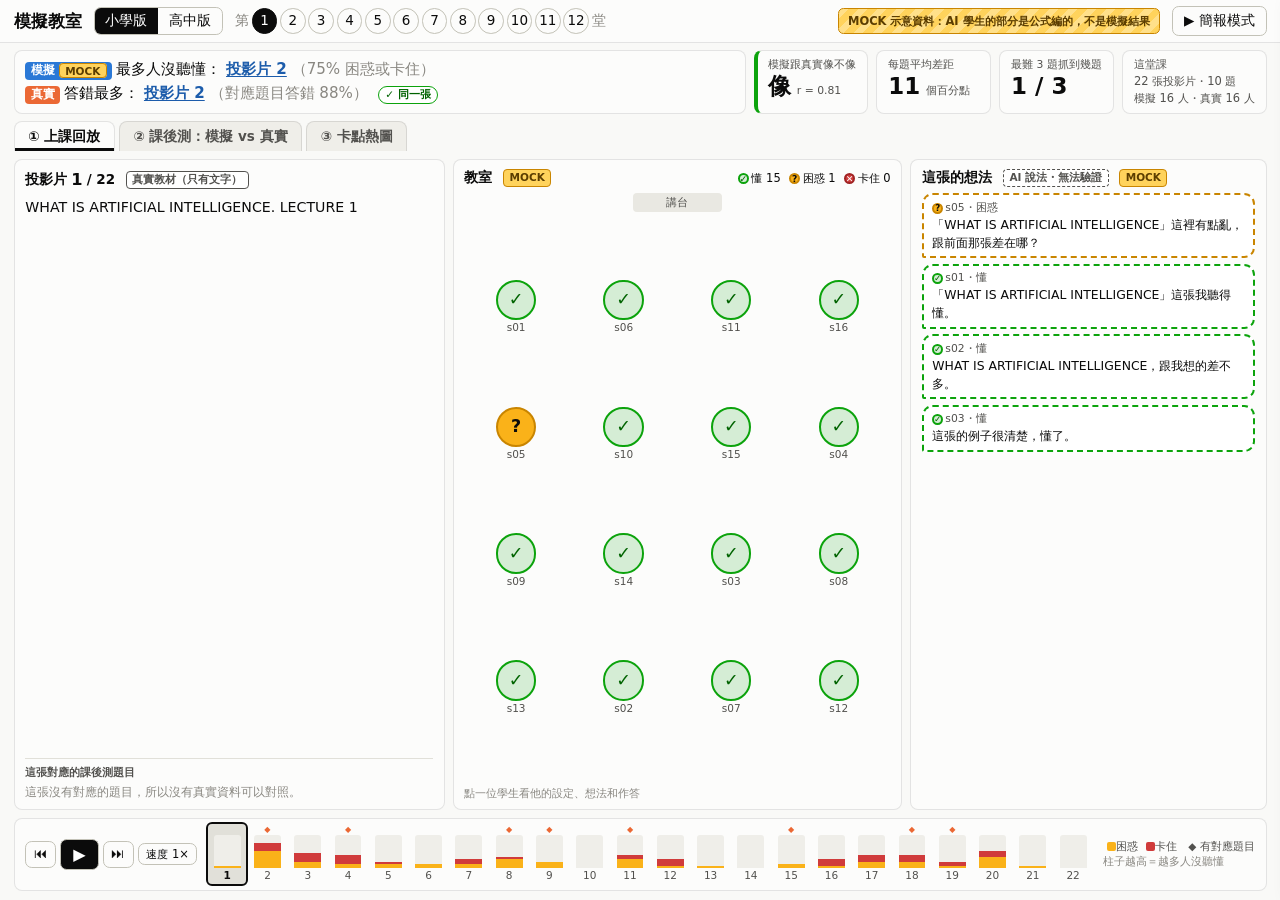
<file: index.html>
<!DOCTYPE html>
<!--
  index.html — 模擬教室介面的唯一頁面

  出處表
  - 用途：Gino 碩論的呈現介面原型（任務說明見 TASK.md）
  - 啟動：雙擊 start.bat，或在這個資料夾執行 python -m http.server 8000 後開 http://localhost:8000
          （不能直接雙擊這個檔：瀏覽器不允許 file:// 的網頁讀取 JSON 資料檔）
  - 技術：純 HTML + CSS + JavaScript，沒有框架、沒有建置步驟（理由見 docs/decision_log.md 決定 2）
  - 程式分工：js/stats.js 算數字 → js/views.js 畫三個分頁和學生面板 → js/app.js 管狀態、播放、簡報模式
-->
<html lang="zh-Hant">
<head>
  <meta charset="utf-8">
  <meta name="viewport" content="width=device-width, initial-scale=1">
  <title>模擬教室｜AI 學生上了一堂課</title>
  <link rel="stylesheet" href="css/style.css">
</head>
<body>
  <header class="top">
    <h1>模擬教室</h1>
    <div class="seg" id="schoolSeg" role="group" aria-label="選學校版本"></div>
    <div class="lecs" id="lecBtns" role="group" aria-label="選一堂課"></div>
    <span class="spacer"></span>
    <span class="mock-badge" id="sourceBadge"></span>
    <button class="btn" id="presentBtn" title="一步一步走的展示模式（快捷鍵 P）">▶ 簡報模式</button>
  </header>

  <!-- 最上面的總結：10 秒內看懂「全班卡在哪、模擬跟真實像不像」 -->
  <section class="summary" id="summary"></section>

  <nav class="tabs" id="tabs"></nav>
  <main id="view"></main>

  <aside id="drawer" class="drawer" aria-label="單一學生"></aside>
  <div id="tooltip" class="tooltip" hidden></div>

  <footer class="present-bar" id="presentBar" hidden></footer>

  <script src="js/stats.js"></script>
  <script src="js/views.js"></script>
  <script src="js/app.js"></script>
</body>
</html>
</file>
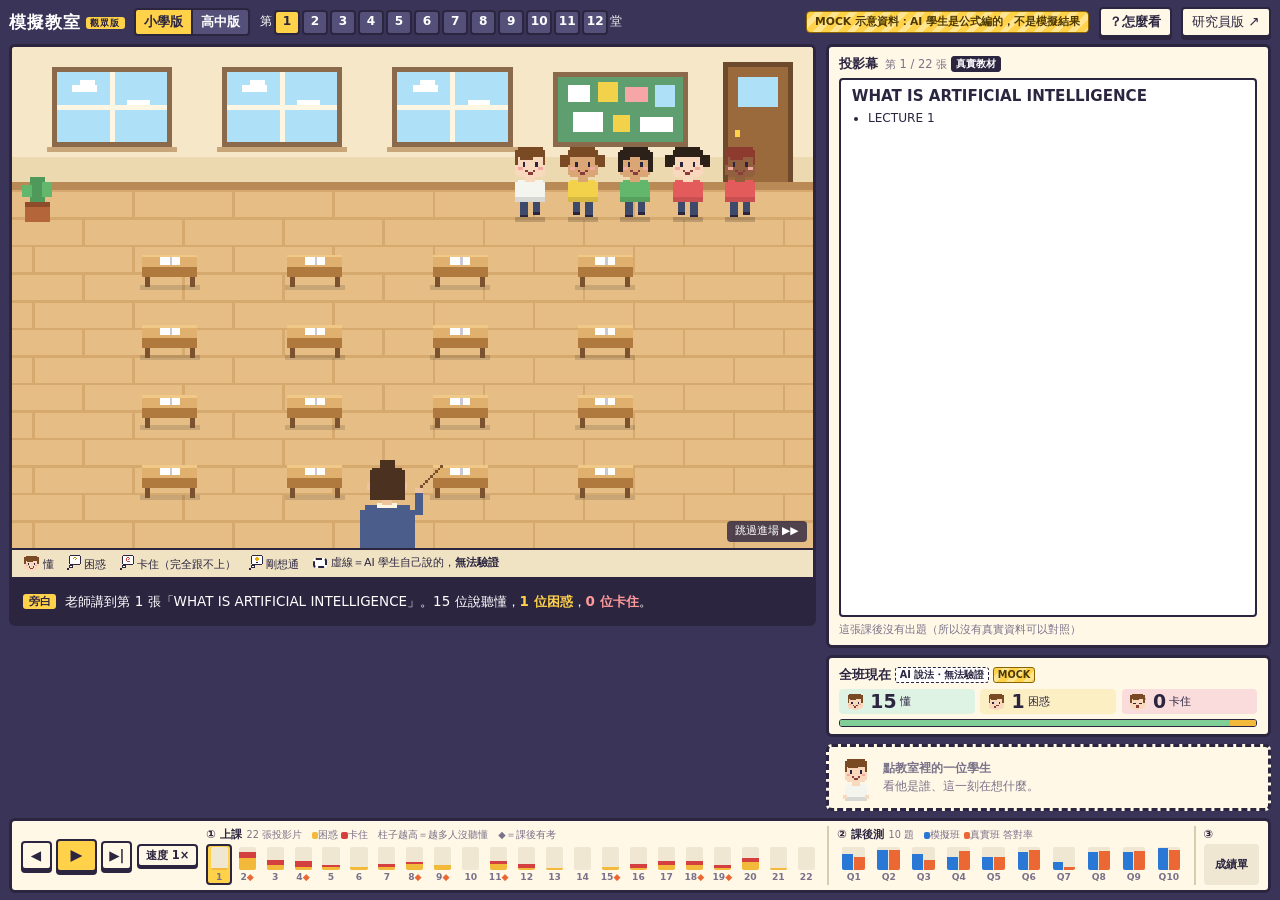
<file: game.html>
<!DOCTYPE html>
<!--
  game.html — 模擬教室「觀眾版」：像素風的教室場景，給一般觀眾看

  出處表
  - 用途：第二種前端。index.html 是「研究員版」（資訊密、看數據用），這一頁是「觀眾版」（一次只講一件事）
  - 資料：跟研究員版讀同一份（data/lectures_real.json ＋ data/sim/），沒有另外的資料檔
  - 啟動：雙擊 start_game.bat，或 python -m http.server 8000 後開 http://localhost:8000/game.html
  - 技術：純 HTML + CSS + JavaScript，場景用 canvas 一格一格畫，沒有圖片檔、沒有函式庫（理由見 docs/decision_log.md 決定 15–17）
  - 程式分工：js/stats.js 算數字（跟研究員版共用）→ js/game/sprites.js 像素畫 → js/game/scene.js 場景和動畫
              → js/game/game.js 狀態、右側面板、時間軸、旁白
-->
<html lang="zh-Hant">
<head>
  <meta charset="utf-8">
  <meta name="viewport" content="width=device-width, initial-scale=1">
  <title>模擬教室（觀眾版）｜AI 學生上了一堂課</title>
  <link rel="stylesheet" href="css/game.css">
</head>
<body>
  <header class="hud">
    <h1>模擬教室<small>觀眾版</small></h1>
    <div class="seg" id="schoolSeg" role="group" aria-label="選學校版本"></div>
    <div class="lecpick" id="lecPick" role="group" aria-label="選一堂課"></div>
    <span class="spacer"></span>
    <span class="mock-badge" id="sourceBadge"></span>
    <button class="btn" data-act="help">？怎麼看</button>
    <a class="btn" id="proLink" href="index.html" title="資訊比較密的版本，看詳細數據用">研究員版 ↗</a>
  </header>

  <div class="main" id="main">
    <section class="stage" id="stage">
      <!-- 場景：canvas 畫教室和小人；overlay 是疊在上面的 HTML（中文的想法泡泡用 HTML 才清楚） -->
      <div class="scenewrap" id="sceneWrap">
        <canvas id="scene" width="320" height="200" aria-label="教室場景：點學生看他的想法"></canvas>
        <div class="overlay" id="overlay"></div>
      </div>
      <div class="legend" id="legend"></div>
      <div class="dialog" id="dialog"></div>
    </section>
    <aside class="side" id="side"></aside>
  </div>

  <footer class="timeline" id="timeline"></footer>

  <div class="help" id="help" hidden></div>
  <div id="tooltip" class="tooltip" hidden></div>

  <script src="js/stats.js"></script>
  <script src="js/game/sprites.js"></script>
  <script src="js/game/scene.js"></script>
  <script src="js/game/game.js"></script>
</body>
</html>
</file>
<file: css/style.css>
/*
 * style.css — 全部樣式
 *
 * 出處表
 * - 顏色角色都定義在 :root 的變數裡：模擬＝藍（--sim）、真實＝橘（--real）、懂／困惑／卡住＝綠／黃／紅
 * - 尺寸幾乎都用 rem，而 html 的字級跟著視窗寬度變（1280 寬約 13px、1920 寬約 18px），
 *   所以投影到大螢幕時整個畫面會等比例放大，不用另外寫一套
 * - 只做淺色主題：投影機上淺底深字最清楚（docs/decision_log.md 決定 9）
 */
:root {
  color-scheme: light;
  --page: #f9f9f7; --surface: #fcfcfb; --ink: #0b0b0b; --ink2: #52514e; --muted: #898781;
  --grid: #e1e0d9; --axis: #c3c2b7; --border: rgba(11, 11, 11, .10);
  --sim: #2a78d6; --sim-soft: #cde2fb; --real: #eb6834; --real-soft: #fbd3c0;
  --ok: #0ca30c; --ok-soft: #d5edd5; --warn: #fab219; --warn-soft: #fdecc0; --bad: #d03b3b; --bad-soft: #f6d4d4;
}
html { font-size: clamp(13.5px, 0.78vw + 3.5px, 22px); }
* { box-sizing: border-box; }
body { margin: 0; height: 100vh; display: flex; flex-direction: column; overflow: hidden;
  background: var(--page); color: var(--ink); font-family: system-ui, -apple-system, "Segoe UI", "Microsoft JhengHei", sans-serif; line-height: 1.45; }
button { font: inherit; color: inherit; cursor: pointer; border: 0; background: none; padding: 0; }
button:disabled { opacity: .4; cursor: default; }
.muted { color: var(--muted); } .spacer { flex: 1; }
small { font-size: .78em; color: var(--ink2); font-weight: 400; }

/* ---------- 頂部列 ---------- */
.top { display: flex; align-items: center; gap: .9rem; padding: .45rem 1rem; background: var(--surface); border-bottom: 1px solid var(--border); }
.top h1 { font-size: 1.25rem; margin: 0; white-space: nowrap; }
.seg { display: inline-flex; border: 1px solid var(--axis); border-radius: .5rem; overflow: hidden; }
.seg button { padding: .25rem .8rem; }
.seg button.on { background: var(--ink); color: #fff; }
.seg.mini button { padding: .12rem .55rem; font-size: .85rem; }
.lecs { display: flex; align-items: center; gap: .2rem; }
.lecs button { width: 1.9rem; height: 1.9rem; border-radius: 50%; border: 1px solid var(--axis); font-variant-numeric: tabular-nums; }
.lecs button.on { background: var(--ink); color: #fff; border-color: var(--ink); }
.btn { padding: .3rem .8rem; border: 1px solid var(--axis); border-radius: .5rem; background: var(--surface); white-space: nowrap; }
.btn:hover:not(:disabled), .seg button:hover:not(.on), .lecs button:hover:not(.on) { background: #efeee9; }
.btn.small { padding: .12rem .55rem; font-size: .85rem; }
.btn.on { background: var(--ink); color: #fff; border-color: var(--ink); }
.btn.icon { padding: .2rem .55rem; }
.btn.primary { background: var(--ink); color: #fff; border-color: var(--ink); }
/* MOCK 標示：故意做得很顯眼（斜紋底），不能讓人誤會是模擬結果 */
.mock-badge { padding: .25rem .7rem; border-radius: .4rem; font-weight: 700; font-size: .85rem; color: #5b3d00;
  background: repeating-linear-gradient(135deg, #ffe08a 0 .5rem, #ffd35c .5rem 1rem); border: 1px solid #c98500; }
.mock-badge.realsim { background: var(--sim-soft); color: #0d366b; border-color: var(--sim); }
.tag { margin-left: .5rem; padding: .05rem .4rem; border-radius: .3rem; font-size: .78rem; font-weight: 600; white-space: nowrap; vertical-align: middle; }
.tag.mock { background: #ffd35c; color: #5b3d00; border: 1px solid #c98500; }
.tag.real { background: #fff; color: var(--ink2); border: 1px solid var(--ink2); }
.tag.ai { background: #fff; color: var(--ink2); border: 1px dashed var(--ink2); }
.who { display: inline-block; padding: 0 .4rem; margin-right: .3rem; border-radius: .3rem; font-size: .8em; font-weight: 700; color: #fff; }
.who.sim { background: var(--sim); } .who.real { background: var(--real); }
.who .tag { margin-left: .3rem; }
.chip { display: inline-block; margin-left: .4rem; padding: 0 .45rem; border-radius: 1rem; font-size: .78rem; font-weight: 600; border: 1px solid var(--axis); background: #fff; white-space: nowrap; }
.chip.good { border-color: var(--ok); color: #006300; } .chip.bad { border-color: var(--bad); color: #a12525; }
.chip.hardchip { border-color: var(--real); color: #93360f; }
.link { color: #1c5cab; text-decoration: underline; text-underline-offset: 2px; font-weight: 600; }
.warn { color: #a12525; font-weight: 600; }

/* ---------- 總結列 ---------- */
.summary { display: grid; grid-template-columns: 1fr repeat(4, auto); gap: .6rem; padding: .55rem 1rem 0; }
.hero, .tile { background: var(--surface); border: 1px solid var(--border); border-radius: .6rem; padding: .45rem .8rem; }
.hero { display: flex; flex-direction: column; justify-content: center; gap: .15rem; font-size: 1.12rem; }
.tile { min-width: 8.5rem; }
.tile-k { font-size: .8rem; color: var(--ink2); }
.tile-v { font-size: 1.7rem; font-weight: 700; line-height: 1.2; white-space: nowrap; }
.tile-v small { margin-left: .4rem; font-size: .8rem; }
.tile.good { border-left: .35rem solid var(--ok); } .tile.mid { border-left: .35rem solid var(--warn); }
.tile.bad { border-left: .35rem solid var(--bad); } .tile.na { border-left: .35rem solid var(--axis); }
.meta-v { font-size: .85rem; color: var(--ink2); line-height: 1.5; }

/* ---------- 分頁 ---------- */
.tabs { display: flex; gap: .3rem; padding: .5rem 1rem 0; }
.tabs button { padding: .35rem 1rem; border: 1px solid var(--border); border-bottom: 0; border-radius: .6rem .6rem 0 0; background: #efeee9; color: var(--ink2); font-weight: 600; }
.tabs button.on { background: var(--surface); color: var(--ink); box-shadow: 0 -3px 0 var(--ink) inset; }
main { flex: 1; min-height: 0; display: flex; flex-direction: column; gap: .6rem; padding: .6rem 1rem .7rem; overflow: auto; }
.card { background: var(--surface); border: 1px solid var(--border); border-radius: .6rem; padding: .6rem .8rem; min-width: 0; }
.card-h { display: flex; align-items: center; flex-wrap: wrap; gap: .3rem; font-weight: 700; margin-bottom: .4rem; }
.card-h b { font-size: 1.2em; }
.sub { font-size: .8rem; color: var(--ink2); font-weight: 600; margin: .5rem 0 .2rem; }
.hint { font-size: .78rem; color: var(--muted); margin-top: .4rem; }
.note { font-size: .82rem; color: var(--ink2); margin-top: .4rem; padding: .3rem .5rem; background: #f3f2ee; border-radius: .4rem; }
.error { border-color: var(--bad); }

/* 狀態圓點：顏色＋符號一起出現 */
.dot { display: inline-flex; align-items: center; justify-content: center; width: 1.25em; height: 1.25em; margin: 0 .25em 0 .5em; border-radius: 50%; font-size: .8em; font-weight: 700; }
.understood.dot, .seat.understood .face { background: var(--ok-soft); color: #006300; border: 2px solid var(--ok); }
.confused.dot, .seat.confused .face { background: var(--warn); color: var(--ink); border: 2px solid #c98500; }
.lost.dot, .seat.lost .face { background: var(--bad); color: #fff; border: 2px solid #a12525; }
.counts { margin-left: auto; font-weight: 400; font-size: .85rem; white-space: nowrap; }

/* ---------- 分頁 1：上課回放 ---------- */
.replay { flex: 1; min-height: 0; display: grid; grid-template-columns: 1.15fr 1.2fr .95fr; gap: .6rem; }
.replay .card { display: flex; flex-direction: column; overflow: auto; }
.slidetext { margin: 0; font-size: 1.05rem; flex: 1; }
.slide-qs { border-top: 1px solid var(--grid); margin-top: .5rem; font-size: .88rem; }
.slide-q { margin-bottom: .3rem; }
.podium { align-self: center; padding: .1rem 2.5rem; border-radius: .3rem; background: #e9e8e2; color: var(--ink2); font-size: .8rem; }
.seats { flex: 1; display: grid; grid-template-columns: repeat(4, 1fr); gap: .3rem; align-content: space-evenly; justify-items: center; padding-top: .3rem; }
.seat { display: flex; flex-direction: column; align-items: center; padding: .2rem .5rem; border-radius: .6rem; }
.seat:hover, .seat.sel { background: #e9e8e2; }
.seat.sel { outline: 2px solid var(--ink); }
.face { display: flex; align-items: center; justify-content: center; width: 3rem; height: 3rem; border-radius: 50%; font-size: 1.3rem; font-weight: 700; transition: background .3s, border-color .3s; }
.sid { font-size: .78rem; color: var(--ink2); }
.bubbles { display: flex; flex-direction: column; gap: .4rem; }
/* 想法泡泡：虛線框＝AI 的說法，無法驗證 */
.bubble { display: block; width: 100%; text-align: left; padding: .35rem .6rem; border: 2px dashed var(--axis); border-radius: .8rem .8rem .8rem .15rem; background: #fff; font-size: .92rem; }
.bubble.lost { border-color: var(--bad); } .bubble.confused { border-color: #c98500; } .bubble.understood { border-color: var(--ok); }
.bubble.static { margin: .5rem 0; cursor: default; }
.b-who { display: block; font-size: .8rem; color: var(--ink2); }
.b-who .dot { margin-left: 0; }
.timeline { display: flex; align-items: center; gap: .8rem; padding: .4rem .8rem; }
.controls { display: flex; gap: .3rem; align-items: center; }
.btn.play { font-size: 1.2rem; padding: .2rem .9rem; background: var(--ink); color: #fff; }
.strip { flex: 1; display: flex; gap: 2px; align-items: stretch; }
.tl { flex: 1; display: flex; flex-direction: column; align-items: center; border-radius: .3rem; padding: 0 0 .1rem; min-width: 0; }
.tl:hover { background: #efeee9; } .tl.cur { background: #e1e0d9; outline: 2px solid var(--ink); }
.tl-q { height: .8rem; font-size: .6rem; line-height: .8rem; color: var(--real); }
.tl-bar { width: 70%; height: 2.4rem; display: flex; flex-direction: column-reverse; background: #efeee9; border-radius: 3px 3px 0 0; overflow: hidden; }
.tl-bar i { display: block; width: 100%; }
.tl-bar .lost, .sw.lost { background: var(--bad); } .tl-bar .confused, .sw.confused { background: var(--warn); }
.tl-n { font-size: .78rem; color: var(--ink2); font-variant-numeric: tabular-nums; }
.tl.cur .tl-n { font-weight: 700; color: var(--ink); }
.tl-legend { font-size: .78rem; color: var(--ink2); white-space: nowrap; }
.sw { display: inline-block; width: .7rem; height: .7rem; border-radius: 2px; vertical-align: -1px; margin-left: .3rem; }

/* ---------- 分頁 2：模擬 vs 真實 ---------- */
.compare { flex: 1; min-height: 0; display: grid; grid-template-columns: 1fr 21rem; gap: .6rem; }
.compare .card { overflow: auto; }
.legend { font-weight: 400; font-size: .82rem; margin-left: .6rem; display: inline-flex; align-items: center; gap: .3rem; flex-wrap: wrap; }
.qrow { display: grid; grid-template-columns: 13.5rem 1fr 9rem; align-items: center; gap: .9rem; padding: .22rem .3rem; border-radius: .3rem; }
.qrows .qrow:hover { background: #f3f2ee; }
.qrow.hard { background: #fdf3ee; }
.qrow.rev .track { opacity: .45; }
.qlabel { white-space: nowrap; font-size: .9rem; }
.qlabel b { display: inline-block; width: 2.2rem; }
.track { position: relative; height: 1.9rem; border-left: 1px solid var(--axis); border-right: 1px solid var(--grid);
  background-image: linear-gradient(to right, var(--grid) 1px, transparent 1px); background-size: 25% 100%; }
.track.ticks { height: 1rem; border: 0; background: none; font-size: .78rem; color: var(--muted); }
.track.ticks span { position: absolute; transform: translateX(-50%); }
.mk { position: absolute; top: 50%; width: .95rem; height: .95rem; transform: translate(-50%, -50%); }
.mk.sim { border-radius: 50%; background: var(--sim); box-shadow: 0 0 0 2px var(--surface); }
.mk.sim.old { background: var(--surface); border: 2px solid var(--sim); box-shadow: none; opacity: .8; }
/* 真實用菱形、模擬用圓形：形狀不同，色盲或黑白列印也分得出來 */
.mk.real { width: .8rem; height: .8rem; background: var(--real); transform: translate(-50%, -50%) rotate(45deg); box-shadow: 0 0 0 2px var(--surface); }
.mk.pre { width: .6rem; height: .6rem; background: var(--surface); border: 2px solid var(--real); transform: translate(-50%, -50%) rotate(45deg); }
.ci { position: absolute; top: 50%; height: .5rem; margin-top: -.25rem; background: var(--real-soft); border-radius: .25rem; opacity: .75; }
.gap { position: absolute; top: 50%; height: 2px; margin-top: -1px; background: var(--ink2); }
.mk.inl, .ci.inl { position: static; display: inline-block; transform: none; margin: 0 .1rem 0 .7rem; box-shadow: none; }
.mk.real.inl, .mk.pre.inl { transform: rotate(45deg); margin-right: .3rem; }
.ci.inl { width: 1.6rem; }
.qnum { display: grid; grid-template-columns: repeat(3, 1fr); text-align: right; font-variant-numeric: tabular-nums; font-size: .9rem; }
.qnum.head { font-size: .78rem; color: var(--muted); }
.diff { color: var(--ink2); } .diff.big { font-weight: 700; color: #a12525; }
.hardcard { border: 1px solid var(--grid); border-radius: .5rem; padding: .4rem .6rem; margin-bottom: .45rem; }
.hc-h { display: flex; justify-content: space-between; align-items: center; }
.hc-t { font-size: .82rem; color: var(--ink2); margin: .15rem 0; display: -webkit-box; -webkit-line-clamp: 3; -webkit-box-orient: vertical; overflow: hidden; }
.hc-n { font-size: .9rem; }

/* ---------- 分頁 3：卡點熱圖 ---------- */
.heat { flex: 1; overflow: auto; }
.verdict-line { font-weight: 400; margin-left: 1rem; font-size: .92rem; }
.grid { display: grid; gap: 2px; align-items: stretch; }
.hl { display: flex; align-items: center; font-size: .8rem; white-space: nowrap; padding-right: .4rem; text-align: left; }
button.hl:hover, .hl.sel { background: #e9e8e2; border-radius: .3rem; }
.hl small { margin-left: .3rem; }
.hc { display: flex; align-items: center; justify-content: center; min-width: 0; border-radius: 3px; font-size: .78rem; font-variant-numeric: tabular-nums; }
.hc.num { color: var(--ink2); height: 1.2rem; } .hc.num.cur { background: var(--ink); color: #fff; }
.hc.val { height: 1.7rem; font-weight: 600; }
.hc.val.top { outline: 3px solid var(--ink); outline-offset: -1px; z-index: 1; }
.hc.val.none { background: repeating-linear-gradient(135deg, #f0efec 0 4px, #e4e3dd 4px 5px); }
.hc.st { height: 1.12rem; font-size: .78rem; font-weight: 700; }
.hc.st.understood { background: var(--ok-soft); } .hc.st.confused { background: var(--warn); } .hc.st.lost { background: var(--bad); color: #fff; }
.hc.st:hover, .hc.val:hover { filter: brightness(.9); } .hc.st.cur { outline: 2px solid var(--ink); z-index: 1; }
.heat-legend { display: flex; flex-wrap: wrap; gap: 1.2rem; font-size: .8rem; color: var(--ink2); margin: .35rem 0 .2rem 11.5rem; }
.sw2 { display: inline-block; width: 1.2rem; height: .8rem !important; vertical-align: -1px; margin-right: .3rem; }
.sub2 { margin-top: .5rem; font-size: .92rem; }

/* ---------- 學生抽屜 ---------- */
.drawer { position: fixed; top: 0; right: 0; bottom: 0; width: 27rem; max-width: 90vw; padding: .7rem .9rem; overflow: auto; z-index: 20;
  background: var(--surface); border-left: 1px solid var(--axis); box-shadow: -.5rem 0 1.5rem rgba(0, 0, 0, .12);
  transform: translateX(105%); transition: transform .2s; }
.drawer.open { transform: none; }
.drawer-h { display: flex; align-items: center; font-size: 1.3rem; }
.persona { padding: .1rem .6rem .5rem; background: #f3f2ee; border-radius: .5rem; font-size: .92rem; }
.dstrip { display: flex; gap: 2px; } .dstrip .hc { flex: 1; height: 1.4rem; }
.ans { width: 100%; border-collapse: collapse; font-size: .82rem; }
.ans th { text-align: left; font-size: .78rem; color: var(--muted); font-weight: 600; border-bottom: 1px solid var(--axis); padding: .15rem .3rem; }
.ans td { padding: .25rem .3rem; border-bottom: 1px solid var(--grid); vertical-align: top; }
.ans td:first-child { white-space: nowrap; }
.ans .ok { color: #006300; font-weight: 600; } .ans .ng { color: #a12525; font-weight: 600; }
.ans .reason { color: var(--ink2); border-left: 2px dashed var(--axis); }

.tooltip { position: fixed; z-index: 50; max-width: 26rem; padding: .35rem .6rem; border-radius: .4rem; background: #1a1a19; color: #f0efec; font-size: .8rem; pointer-events: none; }
.tooltip[hidden] { display: none; }

/* ---------- 簡報模式 ---------- */
.present-bar { display: flex; align-items: center; gap: .8rem; padding: .6rem 1rem; background: #1a1a19; color: #f0efec; }
.present-bar[hidden] { display: none; }
.present-bar .btn { background: #383835; color: #f0efec; border-color: #52514e; }
.present-bar .btn.primary { background: #f0efec; color: #0b0b0b; }
.p-text { flex: 1; font-size: 1.3rem; font-weight: 600; line-height: 1.35; }
.p-n { display: inline-block; margin-right: .8rem; padding: 0 .5rem; border-radius: 1rem; background: #52514e; font-size: .8rem; vertical-align: middle; }
body.present .lecs, body.present .seg:not(.mini), body.present #presentBtn { display: none; }

#selftest { padding: 1rem; font-size: 13px; white-space: pre-wrap; overflow: auto; height: 100vh; margin: 0; }
</file>
<file: css/game.css>
/*
 * game.css — 觀眾版（game.html）的樣式
 *
 * 出處表
 * - 風格：深色外框＋米色面板＋粗黑邊，像遊戲的介面；場景本身是 canvas（js/game/sprites.js）
 * - 顏色跟研究員版一致：模擬＝藍 #2a78d6、真實＝橘 #eb6834；懂／困惑／卡住＝綠／黃／紅
 * - 誠實原則的三種框：.tag.ai 和虛線框＝AI 說法；.tag.solid 和實心＝可驗證；.tag.mock 黃色斜紋＝假資料
 * - 字級跟著視窗寬度變（html 的 font-size），其他尺寸都用 rem，所以 1280 和 1920 寬是等比例放大
 */
:root {
  --ink: #2b2540; --bg: #3a3458; --panel: #fff8e7; --line: #d9cdb0; --muted: #7a7289;
  --sim: #2a78d6; --real: #eb6834;
  --ok: #2e9e5b; --ok-bg: #dff3e4; --warn: #c98a00; --warn-bg: #fdefc4; --bad: #d43f3f; --bad-bg: #fbdcdc;
  --gold: #ffd24a;
}
* { box-sizing: border-box; }
html { font-size: clamp(13px, 0.78vw + 3.5px, 22px); }
body {
  margin: 0; height: 100vh; overflow: hidden; display: grid; grid-template-rows: auto 1fr auto; gap: .55rem; padding: .55rem .7rem;
  background: var(--bg); color: var(--ink);
  font-family: "Microsoft JhengHei", "PingFang TC", "Noto Sans TC", system-ui, sans-serif; line-height: 1.45;
}
button, a.btn { font: inherit; color: var(--ink); cursor: pointer; }
.spacer { flex: 1; }
.muted { color: var(--muted); }
canvas { image-rendering: pixelated; }
canvas.ico { height: 1.5em; width: auto; vertical-align: -0.35em; margin-right: .2em; }

/* ---------- 共用的小零件 ---------- */
.btn {
  background: var(--panel); color: var(--ink); border: 2px solid var(--ink); border-radius: 4px; padding: .22rem .65rem; font-weight: 700;
  box-shadow: 0 3px 0 var(--ink); text-decoration: none; white-space: nowrap; display: inline-block;
}
.btn:hover { background: #fff; }
.btn:active { transform: translateY(2px); box-shadow: 0 1px 0 var(--ink); }
.btn.primary { background: var(--gold); }
.btn.small { padding: .1rem .5rem; font-size: .85rem; box-shadow: 0 2px 0 var(--ink); }
.btn.icon { min-width: 2.3rem; text-align: center; padding: .22rem .3rem; }
.link { background: none; border: 0; padding: 0; color: #1c5cab; text-decoration: underline; font-weight: 700; }
.tag { display: inline-block; font-size: .72rem; font-weight: 700; padding: 0 .4em; border-radius: 3px; margin-left: .4em; white-space: nowrap; vertical-align: middle; }
.tag.ai { border: 1.5px dashed var(--ink); background: #fff; }
.tag.solid, .tag.real { border: 1.5px solid var(--ink); background: var(--ink); color: #fff; }
.tag.mock, .mock-badge {
  border: 1.5px solid #8a6500; color: #4d3800;
  background: repeating-linear-gradient(135deg, #ffd24a 0 6px, #ffe58f 6px 12px);
}
.who { display: inline-block; color: #fff; font-weight: 700; font-size: .8rem; padding: 0 .45em; border-radius: 3px; margin: 0 .3em; }
.who.sim { background: var(--sim); } .who.real { background: var(--real); }
.c-sim { color: #1c5cab; } .c-real { color: #b54516; } .c-confused { color: #8a6500; } .c-lost { color: var(--bad); }
.chip { display: inline-block; font-size: .78rem; font-weight: 700; padding: 0 .5em; border-radius: 99px; border: 1.5px solid var(--ink); background: #fff; margin-left: .4em; }
.chip.good { background: var(--ok-bg); border-color: var(--ok); color: #17633a; }
.chip.bad { background: var(--bad-bg); border-color: var(--bad); color: #8f2020; }
.chip.hot { background: var(--ink); color: var(--gold); }
.pill { display: inline-block; font-weight: 700; font-size: .8rem; padding: 0 .5em; border-radius: 3px; color: #fff; margin-right: .4em; }
.pill.understood, .pill.ok { background: var(--ok); } .pill.confused { background: var(--warn); } .pill.lost, .pill.ng { background: var(--bad); }
.sub { font-size: .8rem; font-weight: 700; color: var(--muted); margin: .45rem 0 .2rem; }
.tooltip {
  position: fixed; z-index: 50; max-width: 24rem; background: var(--ink); color: #fff; font-size: .82rem;
  padding: .35rem .55rem; border-radius: 4px; pointer-events: none;
}
[hidden] { display: none !important; }

/* ---------- 最上面一列 ---------- */
.hud { display: flex; align-items: center; gap: .7rem; color: #fff; }
.hud h1 { margin: 0; font-size: 1.25rem; letter-spacing: .05em; white-space: nowrap; }
.hud h1 small { font-size: .7rem; background: var(--gold); color: var(--ink); padding: .05em .5em; border-radius: 3px; margin-left: .5em; vertical-align: middle; }
.seg { display: flex; }
.seg button, .lecpick button { background: #55507a; color: #fff; border: 2px solid var(--ink); padding: .15rem .6rem; font-weight: 700; }
.seg button:first-child { border-radius: 4px 0 0 4px; } .seg button:last-child { border-radius: 0 4px 4px 0; margin-left: -2px; }
.lecpick { display: flex; align-items: center; gap: .18rem; font-size: .9rem; }
.lecpick button { min-width: 1.9rem; padding: .12rem 0; border-radius: 4px; }
.seg button.on, .lecpick button.on { background: var(--gold); color: var(--ink); }
.mock-badge { font-size: .8rem; font-weight: 700; padding: .15rem .6rem; border-radius: 4px; white-space: nowrap; }
.mock-badge.realsim { background: var(--ok-bg); border-color: var(--ok); color: #17633a; }

/* ---------- 中間：左邊場景、右邊面板 ---------- */
.main { display: flex; gap: .7rem; min-height: 0; }
.stage { display: flex; flex-direction: column; flex: none; }
.scenewrap { position: relative; border: 3px solid var(--ink); border-bottom: 0; border-radius: 6px 6px 0 0; overflow: hidden; background: #e6bd85; }
.scenewrap canvas { width: 100%; height: 100%; display: block; }
.overlay { position: absolute; inset: 0; pointer-events: none; }
.overlay > * { pointer-events: auto; }
.bubble {
  position: absolute; transform: translate(-50%, -100%); width: max-content; max-width: 44%; text-align: left;
  background: #fff; border: 2px dashed var(--ink); border-radius: 8px; padding: .3rem .55rem; font-size: .9rem; line-height: 1.35;
  box-shadow: 0 3px 0 rgba(43, 37, 64, .25); animation: pop .25s ease-out;
}
.bubble.confused { border-color: var(--warn); } .bubble.lost { border-color: var(--bad); }
.b-who { display: block; font-size: .72rem; font-weight: 700; color: var(--muted); }
@keyframes pop { from { transform: translate(-50%, -88%) scale(.9); } }
.nametag { position: absolute; transform: translate(-50%, 0); background: var(--ink); color: #fff; font-size: .72rem; font-weight: 700; padding: 0 .4em; border-radius: 3px; pointer-events: none; }
.skip { position: absolute; right: .5rem; bottom: .5rem; background: rgba(43, 37, 64, .8); color: #fff; border: 0; border-radius: 4px; padding: .2rem .6rem; font-size: .8rem; }

.legend {
  display: flex; align-items: center; gap: 1rem; height: 2.1rem; padding: 0 .7rem; overflow: hidden; white-space: nowrap;
  background: #efe3c4; border: 3px solid var(--ink); border-top-width: 2px; border-bottom: 0; font-size: .82rem;
}
.lg-dash, .lg-solid { display: inline-block; width: 1.3em; height: .9em; border-radius: 3px; margin-right: .35em; vertical-align: -0.1em; }
.lg-dash { border: 2px dashed var(--ink); background: #fff; } .lg-solid { background: var(--ink); }
.dialog {
  display: flex; align-items: center; gap: .7rem; height: 3.7rem; padding: 0 .8rem; overflow: hidden;
  background: var(--ink); color: #fff; border: 3px solid var(--ink); border-radius: 0 0 6px 6px; font-size: 1rem; line-height: 1.4;
}
.dialog .speaker { flex: none; background: var(--gold); color: var(--ink); font-weight: 700; font-size: .8rem; padding: 0 .5em; border-radius: 3px; }
.dialog .c-sim { color: #8fc0f7; } .dialog .c-real { color: #ffb08f; } .dialog .c-confused { color: #ffd24a; } .dialog .c-lost { color: #ff9a9a; }
.dialog .chip.hot { background: var(--gold); color: var(--ink); border-color: var(--gold); }

.side { flex: 1; min-width: 0; display: flex; flex-direction: column; gap: .55rem; }
.panel { background: var(--panel); border: 3px solid var(--ink); border-radius: 6px; padding: .55rem .75rem; min-height: 0; }
.panel-h { display: flex; align-items: center; font-weight: 700; font-size: .95rem; margin-bottom: .35rem; }
.panel-h .count { font-weight: 400; color: var(--muted); margin-left: .6em; font-size: .85rem; }
.panel-f { font-size: .82rem; color: var(--muted); margin-top: .35rem; }

/* 投影幕 */
.board { flex: 1 1 0; display: flex; flex-direction: column; }
.screen { flex: 1; min-height: 3rem; overflow: auto; background: #fff; border: 2px solid var(--ink); border-radius: 4px; padding: .5rem .8rem; }
.screen h2 { margin: 0 0 .3rem; font-size: 1.12rem; line-height: 1.3; }
.screen ul { margin: 0; padding-left: 1.2em; } .screen li, .screen p { font-size: .9rem; margin: .12rem 0; }
.screen.quiz h2 { font-size: 1rem; }
.opts { list-style: none; padding: 0 !important; }
.opts li { border: 1.5px solid var(--line); border-radius: 4px; padding: .12rem .5rem; margin: .22rem 0 !important; }
.opts li b { margin-right: .5em; } .opts li.right { border-color: var(--ok); background: var(--ok-bg); }
.fill { font-size: .9rem; }

/* 全班現在 */
.meter { display: flex; gap: .4rem; }
.m-cell { flex: 1; display: flex; align-items: center; gap: .25rem; border-radius: 4px; padding: .1rem .45rem; font-size: .85rem; }
.m-cell b { font-size: 1.4rem; line-height: 1.2; }
.m-cell.understood { background: var(--ok-bg); } .m-cell.confused { background: var(--warn-bg); } .m-cell.lost { background: var(--bad-bg); }
.stack { display: flex; height: .55rem; margin-top: .35rem; border: 1.5px solid var(--ink); border-radius: 3px; overflow: hidden; }
.stack i.understood, .cell.understood { background: #7fcf97; } .stack i.confused, .cell.confused { background: #f2b93b; } .stack i.lost, .cell.lost { background: var(--bad); }

/* 這題全班答對率 */
.vs-row { display: flex; align-items: center; gap: .4rem; margin: .3rem 0; }
.vs-row .who { margin: 0; flex: none; width: 4.2em; text-align: center; }
.vs-row .tag { margin: 0; }
.vs-track { position: relative; flex: 1; height: 1.25rem; background: #efe7d2; border: 1.5px solid var(--ink); border-radius: 3px; overflow: hidden; }
.vs-track i { position: absolute; left: 0; top: 0; bottom: 0; }
.vs-track i.sim, .r-bars i.sim, .tl-bar i.sim, .sw.sim { background: var(--sim); }
.vs-track i.real, .r-bars i.real, .tl-bar i.real, .sw.real { background: var(--real); }
.vs-track u { position: absolute; top: 0; bottom: 0; background: rgba(235, 104, 52, .28); }
.vs-row b { width: 3em; text-align: right; font-size: 1.1rem; } .vs-row small { width: 5.2em; color: var(--muted); font-size: .75rem; }
.vs-say { font-weight: 700; margin-top: .25rem; } .vs-say.good { color: #17633a; } .vs-say.bad { color: #8f2020; }
.chips { margin-top: .2rem; } .chips .chip { margin: .15rem .3rem 0 0; }

/* 學生小卡 */
.hintcard { display: flex; align-items: center; gap: .7rem; color: var(--muted); font-size: .9rem; border-style: dashed; }
.hintcard canvas.ico, .st-head canvas.ico { height: 3.4rem; margin: 0; flex: none; }
.st-head { display: flex; align-items: flex-start; gap: .6rem; }
.st-who { flex: 1; font-size: .85rem; line-height: 1.35; } .st-who b { font-size: 1.05rem; }
.think { border: 2px dashed var(--ink); border-radius: 6px; background: #fff; padding: .25rem .55rem; margin-top: .4rem; font-size: .9rem; }
.think.confused { border-color: var(--warn); } .think.lost { border-color: var(--bad); }
.ansline { margin-top: .4rem; font-size: .9rem; }
.ministrip { display: flex; gap: 2px; }
.cell { flex: 1; height: 1.05rem; border: 0; border-radius: 2px; padding: 0; min-width: 0; }
.cell.cur { outline: 2.5px solid var(--ink); outline-offset: 1px; }
.st-foot { display: flex; align-items: center; margin-top: .45rem; font-size: .9rem; } .st-foot b { margin: 0 .3em; font-size: 1.05rem; }

/* 成績單 */
.report, .paper { flex: 1; display: flex; flex-direction: column; overflow: auto; }
.verdict { display: flex; align-items: baseline; gap: .7rem; border: 2px solid var(--ink); border-radius: 6px; padding: .3rem .8rem; background: #fff; }
.verdict .v-v { font-size: 1.9rem; font-weight: 700; line-height: 1.2; } .verdict .v-sub { color: var(--muted); font-size: .82rem; }
.verdict.good { background: var(--ok-bg); } .verdict.good .v-v { color: #17633a; }
.verdict.mid { background: var(--warn-bg); } .verdict.mid .v-v { color: #7a5600; }
.verdict.bad { background: var(--bad-bg); } .verdict.bad .v-v { color: #8f2020; }
.facts { display: flex; gap: .4rem; margin-top: .45rem; }
.facts div { flex: 1; background: #fff; border: 1.5px solid var(--line); border-radius: 4px; padding: .2rem .5rem; }
.facts b { display: block; font-size: 1.35rem; line-height: 1.25; } .facts span { font-size: .75rem; color: var(--muted); display: block; line-height: 1.3; }
.note.warn { color: #8f2020; font-weight: 700; font-size: .85rem; margin-top: .35rem; }
.rrows { flex: 1; min-height: 0; overflow: auto; display: flex; flex-direction: column; gap: 1px; }
.rrow { display: flex; align-items: center; gap: .5rem; background: none; border: 0; padding: .08rem .2rem; border-radius: 3px; text-align: left; flex: 1; min-height: 1.3rem; }
.rrow:hover { background: #fff; }
.r-q { width: 3.6em; font-weight: 700; font-size: .85rem; } .r-q em { font-style: normal; background: var(--ink); color: var(--gold); font-size: .7rem; padding: 0 .3em; border-radius: 3px; margin-left: .3em; }
.r-bars { flex: 1; display: flex; flex-direction: column; gap: 1px; background: #efe7d2; border-radius: 2px; }
.r-bars i { height: .38rem; border-radius: 0 2px 2px 0; }
.r-n { width: 6.2em; display: flex; justify-content: space-between; font-size: .8rem; }
.r-btns { display: flex; gap: .5rem; margin-top: .5rem; flex-wrap: wrap; }
.prows { flex: 1; overflow: auto; margin-top: .3rem; }
.prow { display: grid; grid-template-columns: 2.4em 2em minmax(4em, 1fr) 1.2fr; gap: .4rem; align-items: start; padding: .22rem 0; border-top: 1.5px solid var(--line); font-size: .85rem; }
.p-ans { font-weight: 700; overflow-wrap: anywhere; } .p-ans small { display: block; font-weight: 400; color: var(--muted); }
.p-why { border: 1.5px dashed var(--ink); border-radius: 4px; background: #fff; padding: 0 .4em; }
.panel.error { border-color: var(--bad); }

/* ---------- 最下面的時間軸 ---------- */
.timeline { display: flex; align-items: stretch; gap: .6rem; background: var(--panel); border: 3px solid var(--ink); border-radius: 6px; padding: .35rem .6rem; }
.controls { display: flex; align-items: center; gap: .35rem; }
.controls .play { background: var(--gold); min-width: 3rem; font-size: 1.15rem; }
.tgroup { display: flex; flex-direction: column; min-width: 0; }
.tgroup + .tgroup { border-left: 2px solid var(--line); padding-left: .6rem; }
.tg-h { font-size: .72rem; color: var(--muted); white-space: nowrap; overflow: hidden; height: 1.3rem; }
.tg-h b { color: var(--ink); font-size: .85rem; margin-right: .4em; } .tg-h span { margin-left: 1em; }
.sw { display: inline-block; width: .7em; height: .7em; border-radius: 2px; vertical-align: -0.05em; }
.sw.confused { background: #f2b93b; } .sw.lost { background: var(--bad); }
.tg-items { display: flex; gap: 2px; flex: 1; }
.tl { flex: 1; min-width: 0; display: flex; flex-direction: column; align-items: center; background: none; border: 2px solid transparent; border-radius: 4px; padding: 1px 0 0; }
.tl:hover { background: #fff; }
.tl.cur { border-color: var(--ink); background: var(--gold); }
.tl.past .tl-n { color: var(--ink); }
.tl-bar { width: 78%; height: 1.7rem; background: #efe7d2; border-radius: 2px; display: flex; flex-direction: column-reverse; overflow: hidden; }
.tl-bar i.confused { background: #f2b93b; } .tl-bar i.lost { background: var(--bad); }
.tl-bar.two { flex-direction: row; align-items: flex-end; gap: 1px; } .tl-bar.two i { flex: 1; }
.tl-n { font-size: .68rem; color: var(--muted); font-weight: 700; white-space: nowrap; } .tl-n em { font-style: normal; color: var(--real); }
.tgroup.end { flex: none; }
.endbtn { justify-content: center; font-weight: 700; font-size: .85rem; padding: 0 .7rem; background: #efe7d2; }

/* ---------- 「怎麼看」說明 ---------- */
.help { position: fixed; inset: 0; z-index: 40; background: rgba(27, 23, 44, .75); display: grid; place-items: center; }
.help-card { background: var(--panel); border: 3px solid var(--ink); border-radius: 8px; padding: 1rem 1.4rem; width: min(52rem, 92vw); box-shadow: 0 6px 0 var(--ink); }
.help-card h2 { margin: 0 0 .3rem; } .help-card h3 { margin: 0 0 .2rem; font-size: 1rem; } .help-card p { margin: .25rem 0; }
.help-grid { display: grid; grid-template-columns: repeat(3, 1fr); gap: .6rem; margin: .6rem 0; }
.help-grid > div { background: #fff; border: 2px solid var(--ink); border-radius: 6px; padding: .4rem .7rem; font-size: .9rem; }
.help-honest { border-top: 2px solid var(--line); padding-top: .4rem; font-size: .9rem; }
.help-card .btn { margin-top: .5rem; }

#selftest { background: #fff; color: #000; margin: 0; padding: 1rem; height: 100vh; overflow: auto; }
</file>
